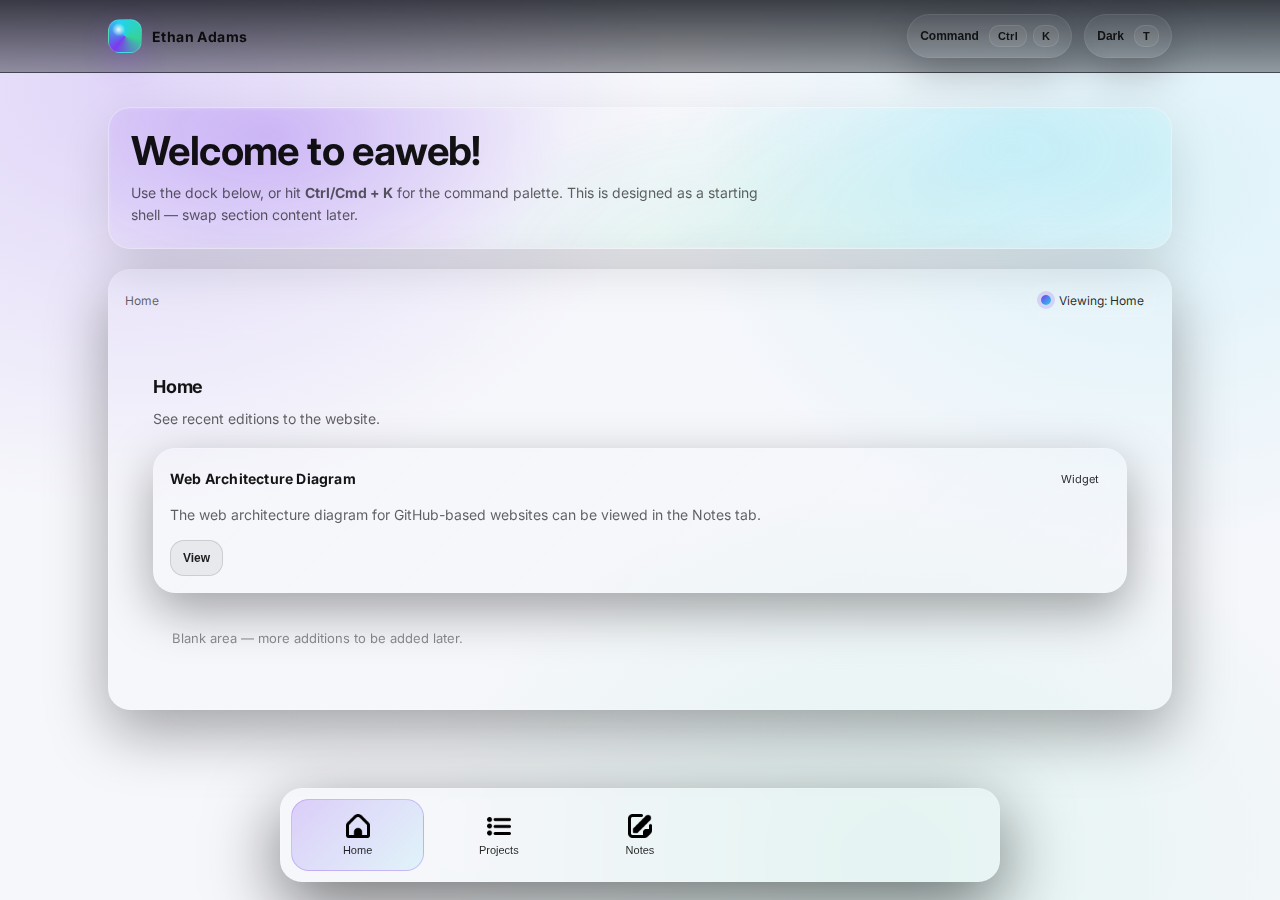
<file: index.html>
<!doctype html>
<html lang="en">
<head>
  <meta charset="utf-8" />
  <meta name="viewport" content="width=device-width,initial-scale=1" />
  <title>eaweb</title>

  <!-- Icons & Styles-->
  <link rel="preconnect" href="https://fonts.googleapis.com">
  <link rel="preconnect" href="https://fonts.gstatic.com" crossorigin>
  <link href="https://fonts.googleapis.com/css2?family=Inter:wght@400;600;700&display=swap" rel="stylesheet">
  <link href="styles.css" rel="stylesheet">
</head>

<body>
    <div class="grain" aria-hidden="true"></div>
    <header>
        <div class="topbar">
            <div class="brand">
                <div class="logo" aria-hidden="true"></div>
                <div><h1>Ethan Adams</h1></div>
            </div>

            <div class="spacer"></div>

            <button class="cmdHint" id="openPaletteBtn" type="button" title="Open Command Palette">
                <b>Command</b>
                <span class="kbd">
                <span class="keycap" id="modKey">Ctrl</span>
                <span class="keycap">K</span>
                </span>
            </button>

            <button class="cmdHint" id="themeToggleBtn" type="button" title="Toggle theme">
                <b id="themeLabel">Light</b>
                <span class="kbd">
                    <span class="keycap">T</span>
                </span>
            </button>

        </div>
    </header>

    <main>
        <section class="hero">
        <div class="heroContent">
            <h2 class="heroTitle">Welcome to eaweb!</h2>
            <p class="heroSub">
            Use the dock below, or hit <b>Ctrl/Cmd + K</b> for the command palette.
            This is designed as a starting shell — swap section content later.
            </p>
        </div>
        </section>

        <section class="pageWrap" aria-label="Page content">
            <div class="pageHeader">
                <div class="crumbs" id="crumbs">Home</div>
                <div class="pill"><span class="dot" aria-hidden="true"></span><span id="statusPill">Ready</span></div>
            </div>

            <div class="page" id="page">
                <!-- Tabs (blank-ish) -->
                <article class="view active" id="view-home" data-title="Home">
                    <h2>Home</h2>
                    <p>See recent editions to the website.</p>

                    <div class="grid">
                        <section class="card">
                            <div class="cardTop">
                                <h3 class="cardTitle">Web Architecture Diagram</h3>
                                <span class="chip">Widget</span>
                            </div>
                            <p class="cardText">The web architecture diagram for GitHub-based websites 
                                can be viewed in the Notes tab.</p>
                            <div class="cardActions">
                                <button 
                                class="btn" 
                                id="viewDiagramBtn" 
                                type="button"
                                onclick="goToNotesArch()">View</button>
                            </div>
                        </section>
                    </div>

                    <div class="blankArea">Blank area — more additions to be added later.</div>
                </article>

                <article class="view" id="view-projects" data-title="Projects">
                    <h2>Projects</h2>
                    <p>Project content will be listed here.</p>
                    <div class="blankArea">Blank area — maybe a grid of project cards.</div>
                </article>

                <article class="view" id="view-notes" data-title="Notes">
                    <h2>Notes</h2>
                    <p>Assignmets and other notes will be placed here.</p>

                    <div class="grid">
                        <section class="card" id="arch-diagram">
                            <div class="cardTop">
                                <h3 class="cardTitle">Website Architecture</h3>
                                <span class="chip">Diagram</span>
                            </div>

                            <img 
                            src="web-arch-diagram.png" 
                            class="cardImage" 
                            alt="system architecture diagram for GitHub-based website">

                            </p class="cardText">This is a system architecture diagram
                            for GitHub-based websites. Submission for the assignment posted
                            on 1/30/2026.</p>
                        </section>
                    </div>

                    <div class="blankArea">Blank area — Next assignment or note will be placed here.</div>
                </article>
            </div>
        </section>
    </main>

    <!-- Dock navigation -->
    <nav class="dock" aria-label="Dock navigation">
        <button class="dockBtn active" data-target="home" type="button">
            <div class="tip">Home</div>
            <img 
            class="dockIcon"
            src="Icons/home_light2.png">
            <div class="dockLabel">Home</div>
        </button>

        <button class="dockBtn" data-target="projects" type="button">
            <div class="tip">Projects</div>
            <img 
            class="dockIcon"
            src="Icons/projects_light.png">
            <div class="dockLabel">Projects</div>
        </button>

        <button class="dockBtn" data-target="notes" type="button">
            <div class="tip">Notes</div>
            <img 
            class="dockIcon"
            src="Icons/notes_light.png">
            <div class="dockLabel">Notes</div>
        </button>
    </nav>

    <!-- Command Palette -->
    <div class="overlay" id="overlay" role="dialog" aria-modal="true" aria-label="Command palette">
        <div class="palette" role="document">
            <div class="palTop">
                <div class="searchIcon">⌘</div>
                <input class="palInput" id="palInput" type="text" placeholder="Type to search… (e.g., “settings”, “notes”)" autocomplete="off" />
            </div>

            <div class="palList" id="palList">
                <!-- populated by JS -->
            </div>

            <div class="palFooter">
                <div class="keys">
                <span class="keycap">↑</span><span class="keycap">↓</span> to move
                <span class="keycap">Enter</span> to open
                <span class="keycap">Esc</span> to close
                </div>
                <div id="palCount">5 commands</div>
            </div>
        </div>
    </div>
    <script src="behaviors.js"></script>
</body>
</html>
</file>
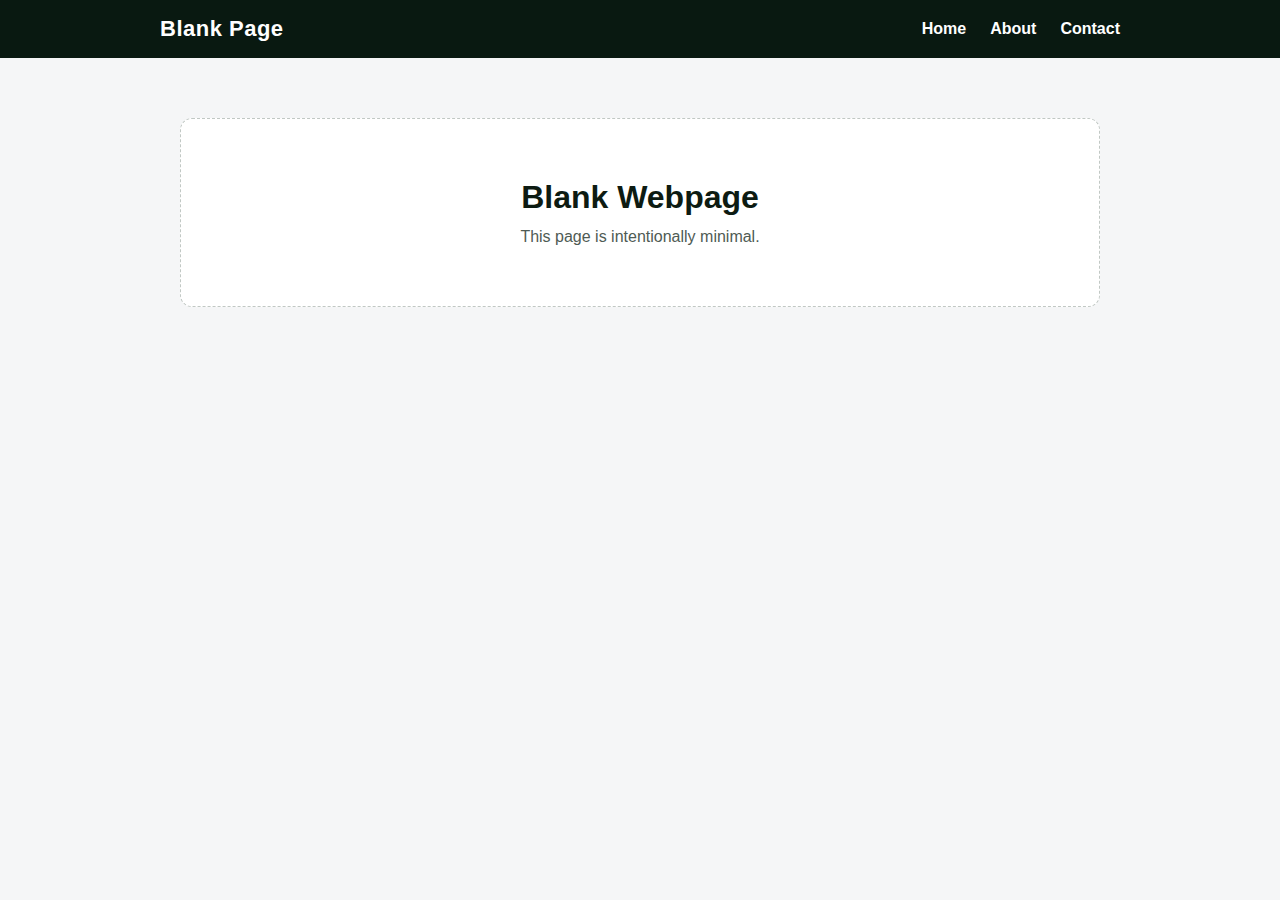
<file: eaweb/webpages/index.html>
<!DOCTYPE html>
<html lang="en">
    <head>
        <meta charset="utf-8">
        <meta name="viewport" content="width=device-width, initial-scale=1">
        <link rel="stylesheet" href="navbar.css">
        <title>eaweb</title>
    </head>
    <body>
        <header class="navbar">
            <div class="navdiv">
                <a class="logo" href="index.html">Blank Page</a>
                <button class="menu-toggle" type="button" aria-expanded="false" aria-controls="site-menu">
                    <span class="menu-toggle__bar"></span>
                    <span class="menu-toggle__bar"></span>
                    <span class="menu-toggle__bar"></span>
                </button>
                <nav class="menu" id="site-menu">
                    <a href="#home">Home</a>
                    <a href="#about">About</a>
                    <a href="#contact">Contact</a>
                </nav>
            </div>
        </header>
        <main class="page" id="home">
            <section class="page__blank">
                <h1>Blank Webpage</h1>
                <p>This page is intentionally minimal.</p>
            </section>
        </main>
        <script src="index.js"></script>
    </body>
</html>
</file>
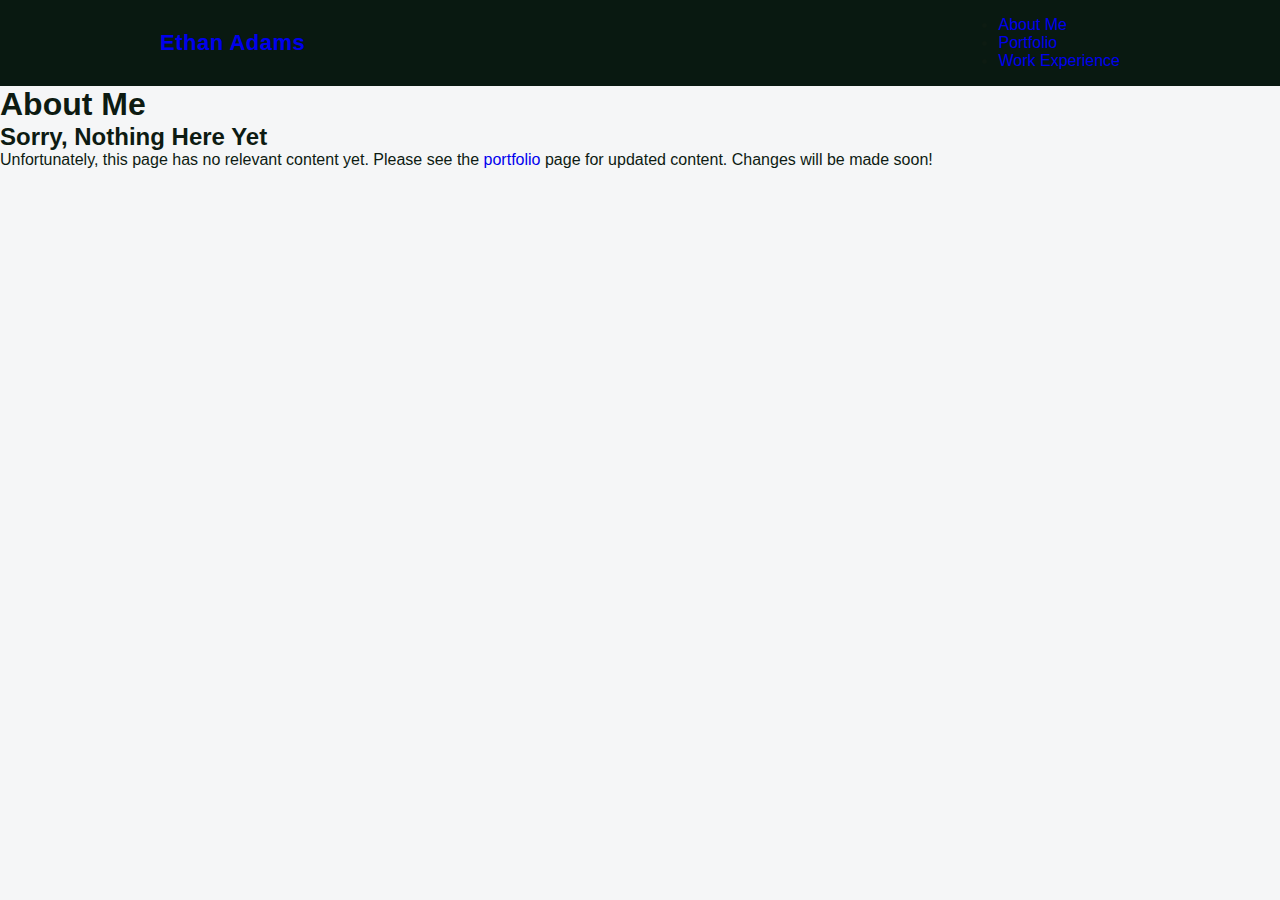
<file: eaweb/webpages/about_me.html>
<!DOCTYPE html>
<html>
    <head>
        <meta charset="utf-8">
        <meta name="viewport" content="width=device-width, initial-scale=1">
        <link rel="stylesheet" href="navbar.css">
        <title>eaweb</title>
    </head>
    <body>
        <nav class="navbar">
            <div class="navdiv">
                 <div class="logo"><a href="main.html">Ethan Adams</a></div>
                <ul>
                    <li><a href="about_me.html">About Me</a></li>
                    <li><a href="portfolio.html">Portfolio</a></li>
                    <li><a href="work_experience.html">Work Experience</a></li>
                </ul>
            </div>
        </nav>
        <h1>About Me</h1>
        <div class="main_opening">
            <h2>Sorry, Nothing Here Yet</h2>
            <p>
                Unfortunately, this page has no relevant content yet. Please see 
                the <a href="portfolio.html" class="portfolio_redirect">portfolio</a>
                page for updated content. Changes will be made soon!
            </p>
        </div>
    </body>
</html>
</file>
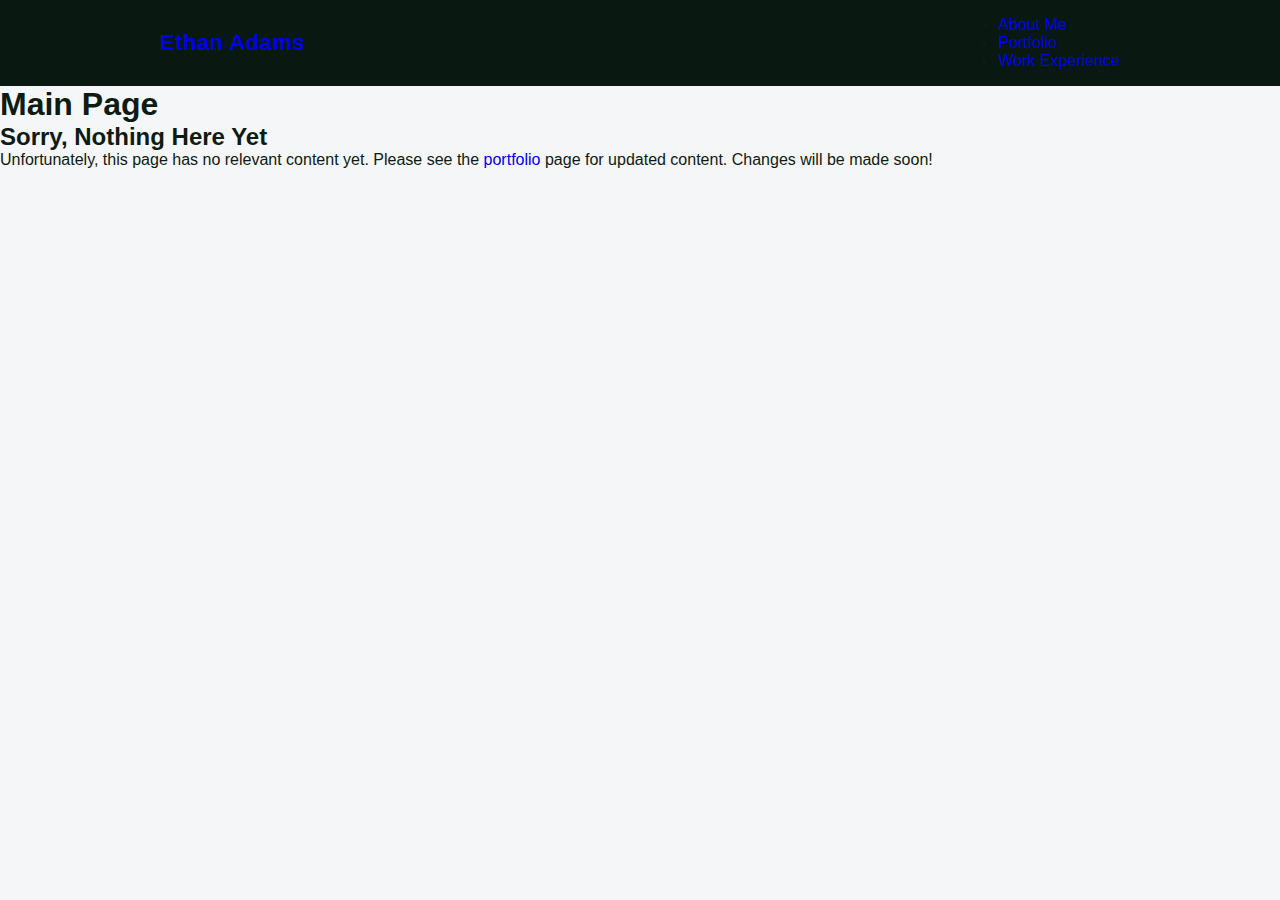
<file: eaweb/webpages/main.html>
<!DOCTYPE html>
<html>
    <head>
        <meta charset="utf-8">
        <meta name="viewport" content="width=device-width, initial-scale=1">
        <link rel="stylesheet" href="navbar.css">
        <title>eaweb</title>
    </head>
    <body>
        <nav class="navbar">
            <div class="navdiv">
                 <div class="logo"><a href="main.html">Ethan Adams</a></div>
                <ul>
                    <li><a href="about_me.html">About Me</a></li>
                    <li><a href="portfolio.html">Portfolio</a></li>
                    <li><a href="work_experience.html">Work Experience</a></li>
                </ul>
            </div>
        </nav>
        <h1>Main Page</h1>
        <div class="main_opening">
            <h2>Sorry, Nothing Here Yet</h2>
            <p>
                Unfortunately, this page has no relevant content yet. Please see 
                the <a href="portfolio.html" class="portfolio_redirect">portfolio</a>
                page for updated content. Changes will be made soon!
            </p>
        </div>
    </body>
</html>
</file>
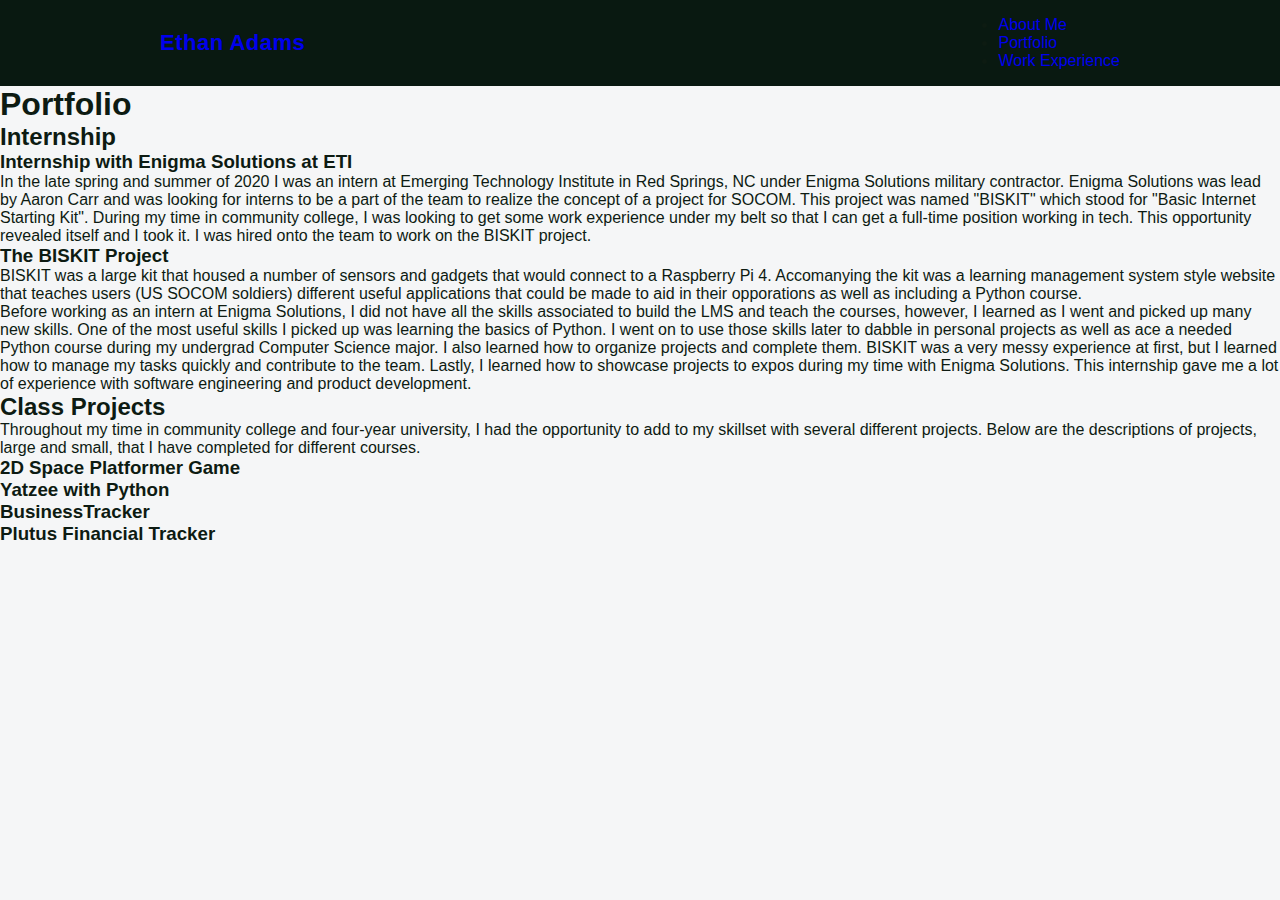
<file: eaweb/webpages/portfolio.html>
<!DOCTYPE html>
<html>
    <head>
        <meta charset="utf-8">
        <meta name="viewport" content="width=device-width, initial-scale=1">
        <link rel="stylesheet" href="navbar.css">
        <title>eaweb</title>
    </head>
    <body>
        <nav class="navbar">
            <div class="navdiv">
                 <div class="logo"><a href="main.html">Ethan Adams</a></div>
                <ul>
                    <li><a href="about_me.html">About Me</a></li>
                    <li><a href="portfolio.html">Portfolio</a></li>
                    <li><a href="work_experience.html">Work Experience</a></li>
                </ul>
            </div>
        </nav>
        <h1 class="portfolio_title">Portfolio</h1>
        <div class="BISKIT_block">
            <h2 class="internship_title">Internship</h2>
            <div class="BISKIT_block_1">
                <h3 class="BISKIT_opening_title">Internship with Enigma Solutions at ETI</h2>
                <p>
                    In the late spring and summer of 2020 I was an intern at Emerging 
                    Technology Institute in Red Springs, NC under Enigma Solutions military 
                    contractor. Enigma Solutions was lead by Aaron Carr and was looking for interns
                    to be a part of the team to realize the concept of a project for SOCOM. This
                    project was named "BISKIT" which stood for "Basic Internet Starting Kit".
                    During my time in community college, I was looking to get some work experience
                    under my belt so that I can get a full-time position working in tech. This opportunity
                    revealed itself and I took it. I was hired onto the team to work on the BISKIT project.
                </p>
            </div>
            <div class="BISKIT_block_2">
                <h3>The BISKIT Project</h2>
                <p>
                    BISKIT was a large kit that housed a number of sensors and gadgets that would connect to 
                    a Raspberry Pi 4. Accomanying the kit was a learning management system style website that
                    teaches users (US SOCOM soldiers) different useful applications that could be made
                    to aid in their opporations as well as including a Python course. 
                </p>
                <p>
                    Before working as an intern at Enigma Solutions, I did not have all the skills associated
                    to build the LMS and teach the courses, however, I learned as I went and picked up many new
                    skills. One of the most useful skills I picked up was learning the basics of Python. I went
                    on to use those skills later to dabble in personal projects as well as ace a needed Python course
                    during my undergrad Computer Science major. I also learned how to organize projects and
                    complete them. BISKIT was a very messy experience at first, but I learned how to manage
                    my tasks quickly and contribute to the team. Lastly, I learned how to showcase projects
                    to expos during my time with Enigma Solutions. This internship gave me a lot of experience
                    with software engineering and product development.
                </p>
            </div>
        </div>
        <div class="class_projects_block">
            <h2>Class Projects</h2>
            <p>
                Throughout my time in community college and four-year university, I had the opportunity to
                add to my skillset with several different projects. Below are the descriptions of projects, large and small,
                that I have completed for different courses.
            </p>
            <div class="space_game">
                <h3>2D Space Platformer Game</h3>
            </div>
            <div class="yatzee">
                <h3>Yatzee with Python</h3>
            </div>
            <div class="business_tracker">
                <h3>BusinessTracker</h3>
            </div>
            <div class="plutus">
                <h3>Plutus Financial Tracker</h3>
            </div>
        </div>
    </body>
</html>
</file>
<file: styles.css>
:root{
      --bg: #070A12;
      --panel: rgba(255,255,255,.06);
      --panel-2: rgba(255,255,255,.09);
      --stroke: rgba(255,255,255,.10);
      --text: rgba(255,255,255,.92);
      --muted: rgba(255,255,255,.65);
      --muted-2: rgba(255,255,255,.45);

      --a: #7C3AED;   /* purple */
      --b: #22D3EE;   /* cyan */
      --c: #34D399;   /* green */
      --shadow: 0 18px 50px rgba(0,0,0,.45);

      --radius-xl: 22px;
      --radius-lg: 16px;
      --radius-md: 12px;
      --radius-sm: 10px;

      --ease: cubic-bezier(.2,.8,.2,1);
      --speed: 260ms;

      --dock-h: 72px;
    }

    * { box-sizing: border-box; }
    html, body { height: 100%; }
    body{
        margin: 0;
        font-family: Inter, system-ui, -apple-system, Segoe UI, Roboto, Arial, sans-serif;
        color: var(--text);
        background: 
            radial-gradient(900px 700px at 10% 10%, rgba(124,58,237,.24), transparent 60%),
            radial-gradient(900px 700px at 90% 20%, rgba(34,211,238,.18), transparent 55%),
            radial-gradient(900px 700px at 70% 95%, rgba(52,211,153,.15), transparent 55%),
            var(--bg);
        background-attachment: fixed;
        overflow-x: hidden;
    }

    /* ---------- Light mode overrides ---------- */
        body.light{
            --bg: #F6F7FB;
            --panel: rgba(0,0,0,.05);
            --panel-2: rgba(0,0,0,.08);
            --stroke: rgba(0,0,0,.10);

            --text: rgba(0,0,0,.88);
            --muted: rgba(0,0,0,.62);
            --muted-2: rgba(0,0,0,.45);

            /* accent colors */
            --shadow: 0 18px 50px rgba(0,0,0,.12);

            background: 
                radial-gradient(900px 700px at 10% 10%, rgba(124,58,237,.18), transparent 60%),
                radial-gradient(900px 700px at 90% 20%, rgba(34,211,238,.12), transparent 55%),
                radial-gradient(900px 700px at 70% 95%, rgba(52,211,153,.10), transparent 55%),
                var(--bg);
            background-attachment: fixed;
        }

        /* Light mode: make buttons */
        body.light .btn{
        color: rgba(0,0,0,.88);
        background: rgba(0,0,0,.06);
        border: 1px solid rgba(0,0,0,.12);
        }

        body.light .btn:hover{
        background: rgba(0,0,0,.10);
        }

        body.light .btn.ghost{
        background: rgba(255,255,255,.70);
        border: 1px solid rgba(0,0,0,.12);
        color: rgba(0,0,0,.88);
        }

        body.light .btn.ghost:hover{
        background: rgba(255,255,255,.92);
        }

        /* Light mode text fixes */
        /* Navbar / top bar text */
        body.light header,
        body.light .topbar,
        body.light .brand h1,
        body.light .brand span {
        color: rgba(0,0,0,.88);
        }

        /* Command + theme buttons */
        body.light .cmdHint,
        body.light .cmdHint b,
        body.light .kbd,
        body.light .keycap {
        color: rgba(0,0,0,.85);
        }

        /* Dock navigation labels + icons */
        body.light .dockBtn,
        body.light .dockLabel,
        body.light .dockIcon {
        color: rgba(0,0,0,.85);
        }

        /* Active dock button text */
        body.light .dockBtn.active{
        color: rgba(0,0,0,.95);
        }

        /* Pills / chips */
        body.light .pill,
        body.light .chip {
        color: rgba(0,0,0,.85);
        }

        /* Card titles */
        body.light .cardTitle,
        body.light h2,
        body.light h3 {
        color: rgba(0,0,0,.92);
        }

        body.light .noteBox{
        background: rgba(255,255,255,.75);
        color: rgba(0,0,0,.88);
        border: 1px solid rgba(0,0,0,.10);
        }

        body.light .noteBox::placeholder{
        color: rgba(0,0,0,.45);
        }

        .dockImg{
        width: 24px;
        height: 24px;
        object-fit: contain;
        }

        /* Light mode icon swaps */
        body.light .dockBtn[data-target="home"] img {
        content: url("Icons/home_dark.png");
        }

        body.light .dockBtn[data-target="projects"] img {
        content: url("Icons/projects_dark.png");
        }

        body.light .dockBtn[data-target="notes"] img {
        content: url("Icons/notes_dark.png");
        }

        body.light .dockBtn[data-target="analytics"] img {
        content: url("Icons/analytics_dark.png");
        }

        body.light .dockBtn[data-target="settings"] img {
        content: url("Icons/settings_dark.png");
        }

    /* Subtle animated grain */
    .grain{
      position: fixed; inset: 0;
      pointer-events: none;
      opacity: .10;
      mix-blend-mode: overlay;
      background-image: url("data:image/svg+xml,%3Csvg xmlns='http://www.w3.org/2000/svg' width='300' height='300'%3E%3Cfilter id='n'%3E%3CfeTurbulence type='fractalNoise' baseFrequency='.8' numOctaves='3' stitchTiles='stitch'/%3E%3C/filter%3E%3Crect width='300' height='300' filter='url(%23n)' opacity='.45'/%3E%3C/svg%3E");
      animation: grain 6s steps(6) infinite;
      transform: translateZ(0);
    }
    @keyframes grain{
      0%{ transform: translate(0,0); }
      20%{ transform: translate(-2%, 1%); }
      40%{ transform: translate(2%, -1%); }
      60%{ transform: translate(-1%, -2%); }
      80%{ transform: translate(1%, 2%); }
      100%{ transform: translate(0,0); }
    }

    /* Top bar */
    header{
      position: sticky;
      top: 0;
      z-index: 10;
      backdrop-filter: blur(16px);
      background: linear-gradient(to bottom, rgba(7,10,18,.78), rgba(7,10,18,.38));
      border-bottom: 1px solid rgba(255,255,255,.06);
    }
    .topbar{
      max-width: 1100px;
      margin: 0 auto;
      padding: 14px 18px;
      display: flex;
      align-items: center;
      gap: 12px;
    }

    .brand{
      display: flex;
      align-items: center;
      gap: 10px;
      user-select: none;
    }
    .logo{
      width: 34px; height: 34px;
      border-radius: 12px;
      background:
        radial-gradient(12px 12px at 30% 30%, rgba(255,255,255,.9), rgba(255,255,255,0) 55%),
        conic-gradient(from 220deg, var(--a), var(--b), var(--c), var(--a));
      box-shadow: 0 10px 28px rgba(124,58,237,.22);
      border: 1px solid rgba(255,255,255,.16);
    }
    .brand h1{
      font-size: 14px;
      margin: 0;
      letter-spacing: .4px;
      font-weight: 700;
    }
    .brand span{
      font-size: 12px;
      color: var(--muted);
      display: block;
      margin-top: 2px;
      font-weight: 500;
    }

    .spacer{ flex: 1; }

    .cmdHint{
      display: inline-flex;
      align-items: center;
      gap: 10px;
      padding: 10px 12px;
      border-radius: 999px;
      background: rgba(255,255,255,.05);
      border: 1px solid rgba(255,255,255,.08);
      box-shadow: 0 14px 40px rgba(0,0,0,.25);
      cursor: pointer;
      transition: transform var(--speed) var(--ease), background var(--speed) var(--ease);
    }
    .cmdHint:hover{
      transform: translateY(-1px);
      background: rgba(255,255,255,.07);
    }
    .cmdHint b{ font-size: 12px; font-weight: 600; color: var(--text); }
    .kbd{
      display: inline-flex;
      align-items: center;
      gap: 6px;
      color: var(--muted);
      font-size: 12px;
    }
    .keycap{
      padding: 4px 8px;
      border-radius: 10px;
      background: rgba(255,255,255,.06);
      border: 1px solid rgba(255,255,255,.10);
      color: rgba(255,255,255,.75);
      font-weight: 600;
      font-size: 11px;
      letter-spacing: .3px;
    }

    main{
      max-width: 1100px;
      margin: 0 auto;
      padding: 26px 18px calc(110px + var(--dock-h)) 18px;
    }

    .hero{
      margin-top: 8px;
      padding: 22px;
      border-radius: var(--radius-xl);
      background: linear-gradient(135deg, rgba(255,255,255,.06), rgba(255,255,255,.03));
      border: 1px solid rgba(255,255,255,.10);
      box-shadow: var(--shadow);
      position: relative;
      overflow: hidden;
    }
    .hero::before{
      content:"";
      position:absolute; inset:-1px;
      background:
        radial-gradient(500px 280px at 15% 20%, rgba(124,58,237,.28), transparent 60%),
        radial-gradient(520px 280px at 85% 30%, rgba(34,211,238,.18), transparent 60%),
        radial-gradient(520px 300px at 60% 120%, rgba(52,211,153,.14), transparent 60%);
      filter: blur(2px);
      pointer-events:none;
      opacity: .9;
    }
    .heroContent{
      position: relative;
      display: flex;
      flex-direction: column;
      gap: 10px;
    }
    .heroTitle{
      margin: 0;
      font-size: clamp(26px, 4vw, 40px);
      letter-spacing: -.6px;
      line-height: 1.06;
    }
    .heroSub{
      margin: 0;
      color: var(--muted);
      max-width: 72ch;
      line-height: 1.55;
      font-size: 14px;
    }

    /* Page / sections */
    .pageWrap{
      margin-top: 20px;
      border-radius: var(--radius-xl);
      border: 1px solid rgba(255,255,255,.08);
      background: rgba(255,255,255,.04);
      overflow: hidden;
      box-shadow: 0 22px 60px rgba(0,0,0,.35);
    }

    .pageHeader{
      display:flex;
      align-items:center;
      justify-content: space-between;
      gap: 14px;
      padding: 14px 16px;
      border-bottom: 1px solid rgba(255,255,255,.07);
      background: rgba(255,255,255,.03);
    }
    .pageHeader .crumbs{
      color: var(--muted);
      font-size: 12px;
    }
    .pill{
      font-size: 12px;
      color: rgba(255,255,255,.78);
      padding: 8px 10px;
      border-radius: 999px;
      border: 1px solid rgba(255,255,255,.10);
      background: rgba(255,255,255,.04);
      display: inline-flex;
      gap: 8px;
      align-items: center;
      user-select: none;
    }
    .dot{
      width: 10px; height: 10px;
      border-radius: 50%;
      background: linear-gradient(135deg, var(--a), var(--b));
      box-shadow: 0 0 0 4px rgba(124,58,237,.16);
    }

    .page{
      min-height: 360px;
      padding: 22px;
      position: relative;
    }

    .view{
    padding: 22px;
    display: none;           /* hide non-active views */
    opacity: 0;
    transform: translateY(10px);
    }

    .view.active{
    display: block;          /* active view takes space -> page grows */
    opacity: 1;
    transform: translateY(0);
    animation: viewIn var(--speed) var(--ease) both;
    }

    @keyframes viewIn{
    from { opacity: 0; transform: translateY(10px); }
    to   { opacity: 1; transform: translateY(0); }
    }

    .view h2{
      margin: 0;
      font-size: 18px;
      letter-spacing: -.2px;
    }
    .view p{
      margin: 10px 0 0 0;
      color: var(--muted);
      line-height: 1.65;
      max-width: 80ch;
      font-size: 14px;
    }
    .blankArea{
      margin-top: 18px;
      border-radius: var(--radius-lg);
      border: 1px dashed rgba(255,255,255,.16);
      background: rgba(255,255,255,.03);
      padding: 18px;
      color: var(--muted-2);
      font-size: 13px;
    }

    /* Dock Nav */
    .dock{
      position: fixed;
      left: 50%;
      bottom: 18px;
      transform: translateX(-50%);
      z-index: 20;
      width: min(720px, calc(100vw - 24px));
      padding: 10px;
      border-radius: 22px;
      background: rgba(255,255,255,.07);
      border: 1px solid rgba(255,255,255,.10);
      backdrop-filter: blur(16px);
      box-shadow: 0 22px 70px rgba(0,0,0,.55);
      display: grid;
      grid-template-columns: repeat(5, 1fr);
      gap: 8px;
    }
    .dockBtn{
      position: relative;
      display: flex;
      flex-direction: column;
      align-items: center;
      justify-content: center;
      gap: 6px;
      height: var(--dock-h);
      border: 1px solid transparent;
      border-radius: 18px;
      background: rgba(255,255,255,.02);
      color: rgba(255,255,255,.78);
      cursor: pointer;
      transition: transform var(--speed) var(--ease), background var(--speed) var(--ease), border var(--speed) var(--ease);
      user-select: none;
    }
    .dockBtn:hover{
      transform: translateY(-2px);
      background: rgba(255,255,255,.06);
      border-color: rgba(255,255,255,.10);
    }
    .dockBtn.active{
      background: linear-gradient(135deg, rgba(124,58,237,.22), rgba(34,211,238,.10));
      border-color: rgba(124,58,237,.25);
      color: rgba(255,255,255,.92);
    }
    .dockIcon{
      width: 24px;
      height: 24px;
      display: grid;
      place-items: center;
    }
    .dockLabel{
      font-size: 11px;
      color: rgba(255,255,255,.72);
    }

    /* Tooltip */
    .tip{
      position: absolute;
      bottom: calc(100% + 10px);
      left: 50%;
      transform: translateX(-50%) translateY(4px);
      opacity: 0;
      pointer-events: none;
      transition: opacity var(--speed) var(--ease), transform var(--speed) var(--ease);
      background: rgba(0,0,0,.72);
      color: rgba(255,255,255,.90);
      border: 1px solid rgba(255,255,255,.10);
      padding: 8px 10px;
      border-radius: 12px;
      font-size: 12px;
      white-space: nowrap;
      box-shadow: 0 18px 50px rgba(0,0,0,.5);
      backdrop-filter: blur(10px);
    }
    .dockBtn:hover .tip{
      opacity: 1;
      transform: translateX(-50%) translateY(0);
    }

    /* Command Palette */
    .overlay{
      position: fixed;
      inset: 0;
      background: rgba(0,0,0,.55);
      backdrop-filter: blur(10px);
      opacity: 0;
      pointer-events: none;
      transition: opacity var(--speed) var(--ease);
      z-index: 30;
      display: grid;
      place-items: center;
      padding: 16px;
    }
    .overlay.open{
      opacity: 1;
      pointer-events: auto;
    }

    .palette{
      width: min(760px, 100%);
      border-radius: 22px;
      border: 1px solid rgba(255,255,255,.12);
      background: rgba(18,20,34,.82);
      box-shadow: 0 30px 90px rgba(0,0,0,.7);
      overflow: hidden;
      transform: translateY(10px) scale(.98);
      opacity: 0;
      transition: transform var(--speed) var(--ease), opacity var(--speed) var(--ease);
    }
    .overlay.open .palette{
      transform: translateY(0) scale(1);
      opacity: 1;
    }

    .palTop{
      padding: 14px;
      border-bottom: 1px solid rgba(255,255,255,.08);
      display: flex;
      gap: 10px;
      align-items: center;
    }
    .searchIcon{
      width: 34px; height: 34px;
      border-radius: 14px;
      background: rgba(255,255,255,.06);
      border: 1px solid rgba(255,255,255,.10);
      display: grid;
      place-items: center;
      color: rgba(255,255,255,.78);
      font-weight: 800;
    }
    .palInput{
      width: 100%;
      border: none;
      outline: none;
      background: transparent;
      color: rgba(255,255,255,.92);
      font-size: 14px;
      padding: 10px 6px;
    }
    .palInput::placeholder{ color: rgba(255,255,255,.45); }

    .palList{
      max-height: 340px;
      overflow: auto;
      padding: 10px;
    }
    .item{
      display: flex;
      align-items: center;
      gap: 12px;
      padding: 12px 12px;
      border-radius: 16px;
      cursor: pointer;
      border: 1px solid transparent;
      transition: background var(--speed) var(--ease), border var(--speed) var(--ease);
      user-select: none;
    }
    .item:hover{ background: rgba(255,255,255,.05); }
    .item.active{
      background: linear-gradient(135deg, rgba(124,58,237,.18), rgba(34,211,238,.10));
      border-color: rgba(124,58,237,.25);
    }
    .item .badge{
      width: 34px; height: 34px;
      border-radius: 14px;
      background: rgba(255,255,255,.06);
      border: 1px solid rgba(255,255,255,.10);
      display: grid;
      place-items: center;
      font-weight: 800;
      color: rgba(255,255,255,.82);
      flex: 0 0 auto;
    }
    .meta{
      display: flex;
      flex-direction: column;
      gap: 2px;
      min-width: 0;
    }
    .meta b{
      font-size: 13px;
      font-weight: 700;
      color: rgba(255,255,255,.92);
      white-space: nowrap;
      overflow: hidden;
      text-overflow: ellipsis;
    }
    .meta span{
      font-size: 12px;
      color: rgba(255,255,255,.58);
      white-space: nowrap;
      overflow: hidden;
      text-overflow: ellipsis;
    }
    .palFooter{
      padding: 12px 14px;
      border-top: 1px solid rgba(255,255,255,.08);
      display: flex;
      justify-content: space-between;
      align-items: center;
      color: rgba(255,255,255,.55);
      font-size: 12px;
    }
    .palFooter .keys{
      display:flex; gap: 8px; align-items: center;
    }

    /* Scrollbar nice-to-have */
    .palList::-webkit-scrollbar{ width: 10px; }
    .palList::-webkit-scrollbar-thumb{
      background: rgba(255,255,255,.10);
      border-radius: 999px;
      border: 2px solid rgba(0,0,0,0);
      background-clip: padding-box;
    }

    @media (max-width: 520px){
      .dockLabel{ display: none; }
      .dock{ grid-template-columns: repeat(5, 1fr); }
      .cmdHint b{ display:none; }
    }

/* --- Home widgets/cards --- */
.grid{
  margin-top: 18px;
  display: grid;
  grid-template-columns: repeat(12, 1fr);
  gap: 14px;
}

.card{
  grid-column: span 12; /* 2 cards per row on desktop */
  padding: 16px;
  border-radius: var(--radius-xl);
  border: 1px solid rgba(255,255,255,.10);
  background: linear-gradient(135deg, rgba(255,255,255,.07), rgba(255,255,255,.03));
  box-shadow: 0 18px 50px rgba(0,0,0,.35);
  height: auto;
  align-self: stretch;
}

.cardTop{
  display: flex;
  align-items: center;
  justify-content: space-between;
  gap: 10px;
}

.cardTitle{
  margin: 0;
  font-size: 14px;
  letter-spacing: .2px;
}

.cardText{
  margin: 10px 0 0 0;
  color: var(--muted);
  font-size: 13px;
  line-height: 1.6;
}

.chip{
  font-size: 11px;
  padding: 6px 10px;
  border-radius: 999px;
  color: rgba(255,255,255,.78);
  border: 1px solid rgba(255,255,255,.10);
  background: rgba(255,255,255,.04);
}

.cardActions{
  margin-top: 14px;
  display: flex;
  gap: 10px;
  flex-wrap: wrap;
}

.btn{
  border: 1px solid rgba(255,255,255,.10);
  background: rgba(255,255,255,.06);
  color: rgba(255,255,255,.92);
  padding: 10px 12px;
  border-radius: 14px;
  cursor: pointer;
  transition: transform var(--speed) var(--ease), background var(--speed) var(--ease);
  font-weight: 600;
  font-size: 12px;
}

.btn:hover{
  transform: translateY(-1px);
  background: rgba(255,255,255,.10);
}

.btn.ghost{
  background: rgba(255,255,255,.02);
}

.noteBox{
  margin-top: 12px;
  width: 100%;
  min-height: 110px;
  resize: vertical;
  border-radius: 16px;
  border: 1px solid rgba(255,255,255,.10);
  background: rgba(0,0,0,.18);
  color: rgba(255,255,255,.90);
  padding: 12px;
  outline: none;
  line-height: 1.5;
}

.noteBox::placeholder{
  color: rgba(255,255,255,.45);
}

.small{
  display: inline-block;
  margin-top: 10px;
  color: rgba(255,255,255,.55);
  font-size: 12px;
}

@media (max-width: 850px){
  .card{ grid-column: span 12; } /* stack on mobile */
}

/* Diagram Card */
.cardImage{
  width: 100%;
  height: auto;
  margin-top: 12px;
  border-radius: 14px;
  object-fit: contain;
  display: block;
  border: 1px solid rgba(255,255,255,.10);
  background: rgba(0,0,0,.15);
}
</file>
<file: eaweb/webpages/navbar.css>
* {
    box-sizing: border-box;
    margin: 0;
    padding: 0;
    text-decoration: none;
}

body {
    font-family: "Helvetica Neue", Arial, sans-serif;
    background: #f5f6f7;
    color: #0d1b12;
    min-height: 100vh;
}

.navbar {
    background: #091911;
    padding: 16px 20px;
    position: sticky;
    top: 0;
    z-index: 10;
}

.navdiv {
    display: flex;
    align-items: center;
    justify-content: space-between;
    max-width: 960px;
    margin: 0 auto;
    gap: 16px;
}

.logo {
    font-size: 22px;
    font-weight: 700;
    color: #ffffff;
    letter-spacing: 0.5px;
}

.menu {
    display: flex;
    align-items: center;
    gap: 24px;
}

.menu a {
    color: #ffffff;
    font-size: 16px;
    font-weight: 600;
    transition: color 0.2s ease;
}

.menu a:hover {
    color: #d6f6e2;
}

.menu-toggle {
    display: none;
    background: transparent;
    border: none;
    cursor: pointer;
    padding: 8px;
}

.menu-toggle__bar {
    display: block;
    width: 26px;
    height: 2px;
    background: #ffffff;
    margin: 5px 0;
    transition: transform 0.2s ease, opacity 0.2s ease;
}

.menu.is-open {
    display: flex;
}

.menu-toggle.is-active .menu-toggle__bar:nth-child(1) {
    transform: translateY(7px) rotate(45deg);
}

.menu-toggle.is-active .menu-toggle__bar:nth-child(2) {
    opacity: 0;
}

.menu-toggle.is-active .menu-toggle__bar:nth-child(3) {
    transform: translateY(-7px) rotate(-45deg);
}

.page {
    max-width: 960px;
    margin: 0 auto;
    padding: 60px 20px 80px;
}

.page__blank {
    border: 1px dashed #c1c8c4;
    border-radius: 12px;
    padding: 60px 24px;
    background: #ffffff;
    text-align: center;
}

.page__blank h1 {
    font-size: 32px;
    margin-bottom: 12px;
}

.page__blank p {
    color: #4f5b54;
}

@media (max-width: 720px) {
    .menu-toggle {
        display: inline-flex;
        flex-direction: column;
        justify-content: center;
    }

    .menu {
        position: absolute;
        top: 64px;
        right: 20px;
        background: #091911;
        padding: 16px;
        border-radius: 12px;
        flex-direction: column;
        align-items: flex-start;
        gap: 12px;
        display: none;
        min-width: 160px;
        box-shadow: 0 12px 32px rgba(0, 0, 0, 0.25);
    }
}
</file>
